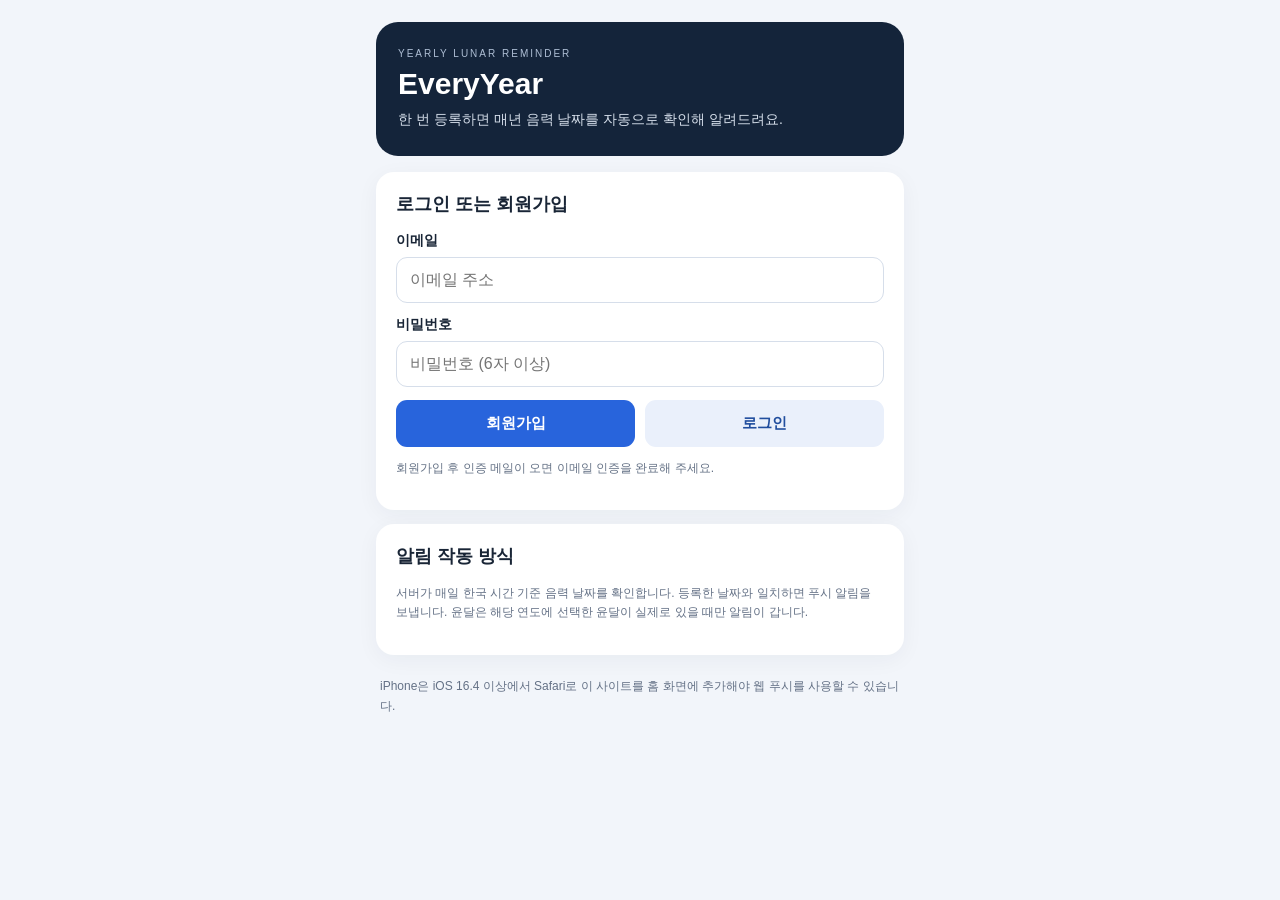
<file: index.html>
<!doctype html>
<html lang="ko">
<head>
<meta charset="utf-8">
<meta name="viewport" content="width=device-width, initial-scale=1, viewport-fit=cover">
<meta name="theme-color" content="#14243a">
<meta name="apple-mobile-web-app-capable" content="yes">
<meta name="apple-mobile-web-app-status-bar-style" content="default">
<link rel="manifest" href="./manifest.webmanifest">
<link rel="stylesheet" href="./styles.css">
<title>EveryYear 음력 알림</title>
</head>
<body>
<main>
<header><div class="eyebrow">YEARLY LUNAR REMINDER</div><h1>EveryYear</h1><p>한 번 등록하면 매년 음력 날짜를 자동으로 확인해 알려드려요.</p></header>
<section class="card" id="authCard">
<h2>로그인 또는 회원가입</h2>
<label>이메일<input id="email" type="email" autocomplete="email" placeholder="이메일 주소"></label>
<label>비밀번호<input id="password" type="password" autocomplete="current-password" placeholder="비밀번호 (6자 이상)"></label>
<div class="actions"><button id="signup">회원가입</button><button class="secondary" id="login">로그인</button></div>
<p class="hint" id="authMessage">회원가입 후 인증 메일이 오면 이메일 인증을 완료해 주세요.</p>
</section>
<section class="card hidden" id="appCard">
<div class="row"><h2>내 음력 알림</h2><button class="textButton" id="logout">로그아웃</button></div>
<label>알림 이름<input id="title" maxlength="60" placeholder="예: 가족 생일"></label>
<div class="grid">
<label>음력 월<select id="month"></select></label>
<label>음력 일<select id="day"></select></label>
</div>
<label>달 종류<select id="leap"><option value="false">평달</option><option value="true">윤달</option></select></label>
<label>알림 시간<input id="time" type="time" value="09:00"></label>
<button id="addReminder" class="wide">매년 알림 등록</button>
<p class="hint" id="pushMessage">알림을 받으려면 먼저 아이폰 홈 화면에 앱을 추가한 뒤 푸시 알림을 켜세요.</p>
<button id="enablePush" class="secondary wide">이 기기에서 푸시 알림 켜기</button>
<div id="reminders" class="reminders"></div>
</section>
<section class="card small"><h2>알림 작동 방식</h2><p>서버가 매일 한국 시간 기준 음력 날짜를 확인합니다. 등록한 날짜와 일치하면 푸시 알림을 보냅니다. 윤달은 해당 연도에 선택한 윤달이 실제로 있을 때만 알림이 갑니다.</p></section>
<footer>iPhone은 iOS 16.4 이상에서 Safari로 이 사이트를 홈 화면에 추가해야 웹 푸시를 사용할 수 있습니다.</footer>
</main>
<script type="module" src="./app.js"></script>
</body></html>
</file>
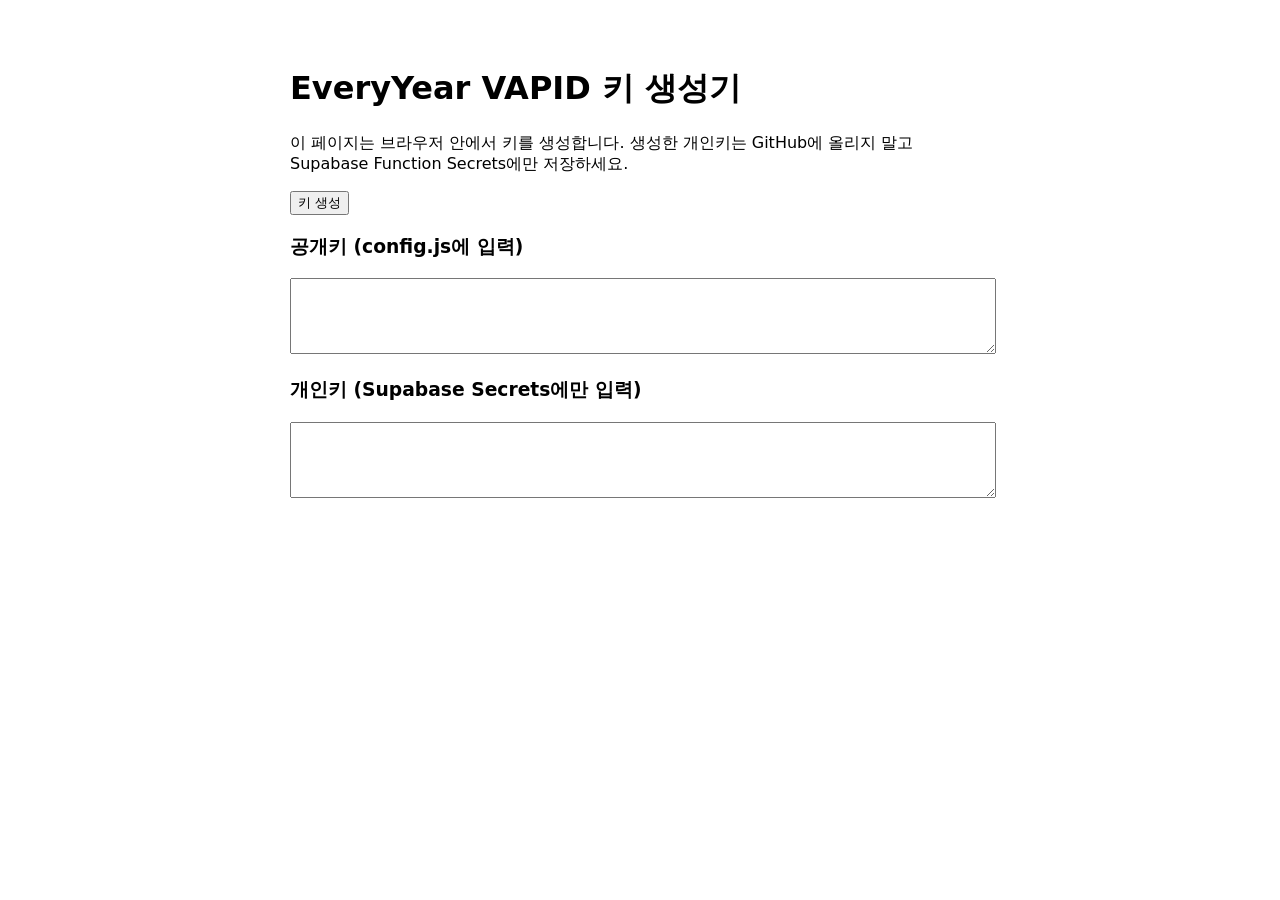
<file: vapid-generator.html>
<!doctype html><html lang="ko"><meta charset="utf-8"><meta name="viewport" content="width=device-width"><title>VAPID 키 생성</title><body style="font-family:system-ui;max-width:700px;margin:30px auto;padding:16px"><h1>EveryYear VAPID 키 생성기</h1><p>이 페이지는 브라우저 안에서 키를 생성합니다. 생성한 개인키는 GitHub에 올리지 말고 Supabase Function Secrets에만 저장하세요.</p><button id="go">키 생성</button><h3>공개키 (config.js에 입력)</h3><textarea id="pub" style="width:100%;height:70px"></textarea><h3>개인키 (Supabase Secrets에만 입력)</h3><textarea id="priv" style="width:100%;height:70px"></textarea><script>
const b64=b=>{let s='';new Uint8Array(b).forEach(x=>s+=String.fromCharCode(x));return btoa(s).replace(/\+/g,'-').replace(/\//g,'_').replace(/=+$/,'')};
document.getElementById('go').onclick=async()=>{const k=await crypto.subtle.generateKey({name:'ECDSA',namedCurve:'P-256'},true,['sign','verify']);const jwk=await crypto.subtle.exportKey('jwk',k.privateKey);const raw=new Uint8Array(65);raw[0]=4;const x=Uint8Array.from(atob(jwk.x.replace(/-/g,'+').replace(/_/g,'/')),c=>c.charCodeAt(0));const y=Uint8Array.from(atob(jwk.y.replace(/-/g,'+').replace(/_/g,'/')),c=>c.charCodeAt(0));raw.set(x,1);raw.set(y,33);document.getElementById('pub').value=b64(raw);document.getElementById('priv').value=jwk.d;};
</script></body></html>
</file>
<file: styles.css>
*{box-sizing:border-box}body{margin:0;background:#f2f5fa;color:#192536;font-family:-apple-system,BlinkMacSystemFont,"Apple SD Gothic Neo",sans-serif}main{max-width:560px;margin:auto;padding:22px 16px 40px}header{background:#14243a;color:white;border-radius:22px;padding:26px 22px;margin-bottom:16px}.eyebrow{font-size:10px;letter-spacing:2px;color:#aebed4}h1{font-size:30px;margin:8px 0}header p{margin:0;color:#d6dfeb;font-size:14px;line-height:1.5}.card{background:white;padding:20px;border-radius:18px;margin:14px 0;box-shadow:0 5px 22px #15243a0c}h2{font-size:18px;margin:0 0 16px}label{display:block;font-size:14px;font-weight:650;margin:13px 0}input,select{display:block;width:100%;margin-top:7px;padding:13px;border:1px solid #d6deea;border-radius:11px;font-size:16px;background:white;color:#192536}.grid{display:grid;grid-template-columns:1fr 1fr;gap:12px}.actions{display:grid;grid-template-columns:1fr 1fr;gap:10px}button{border:0;border-radius:11px;padding:14px 16px;background:#2864dc;color:white;font-size:15px;font-weight:700;cursor:pointer}.secondary{background:#eaf0fb;color:#214e9e}.wide{width:100%;margin-top:10px}.hint{font-size:12px;color:#657286;line-height:1.55}.hidden{display:none}.row{display:flex;align-items:center;justify-content:space-between}.textButton{background:none;color:#526176;padding:5px}.reminders{margin-top:18px}.item{border:1px solid #e1e6ef;border-radius:12px;padding:13px;margin-top:10px}.item strong{display:block}.item small{display:block;color:#647186;margin-top:5px}.item button{margin-top:9px;padding:8px 12px;font-size:12px;background:#fceeee;color:#a52b2b}.small p,footer{font-size:12px;line-height:1.65;color:#647186}footer{padding:8px 4px}
</file>
